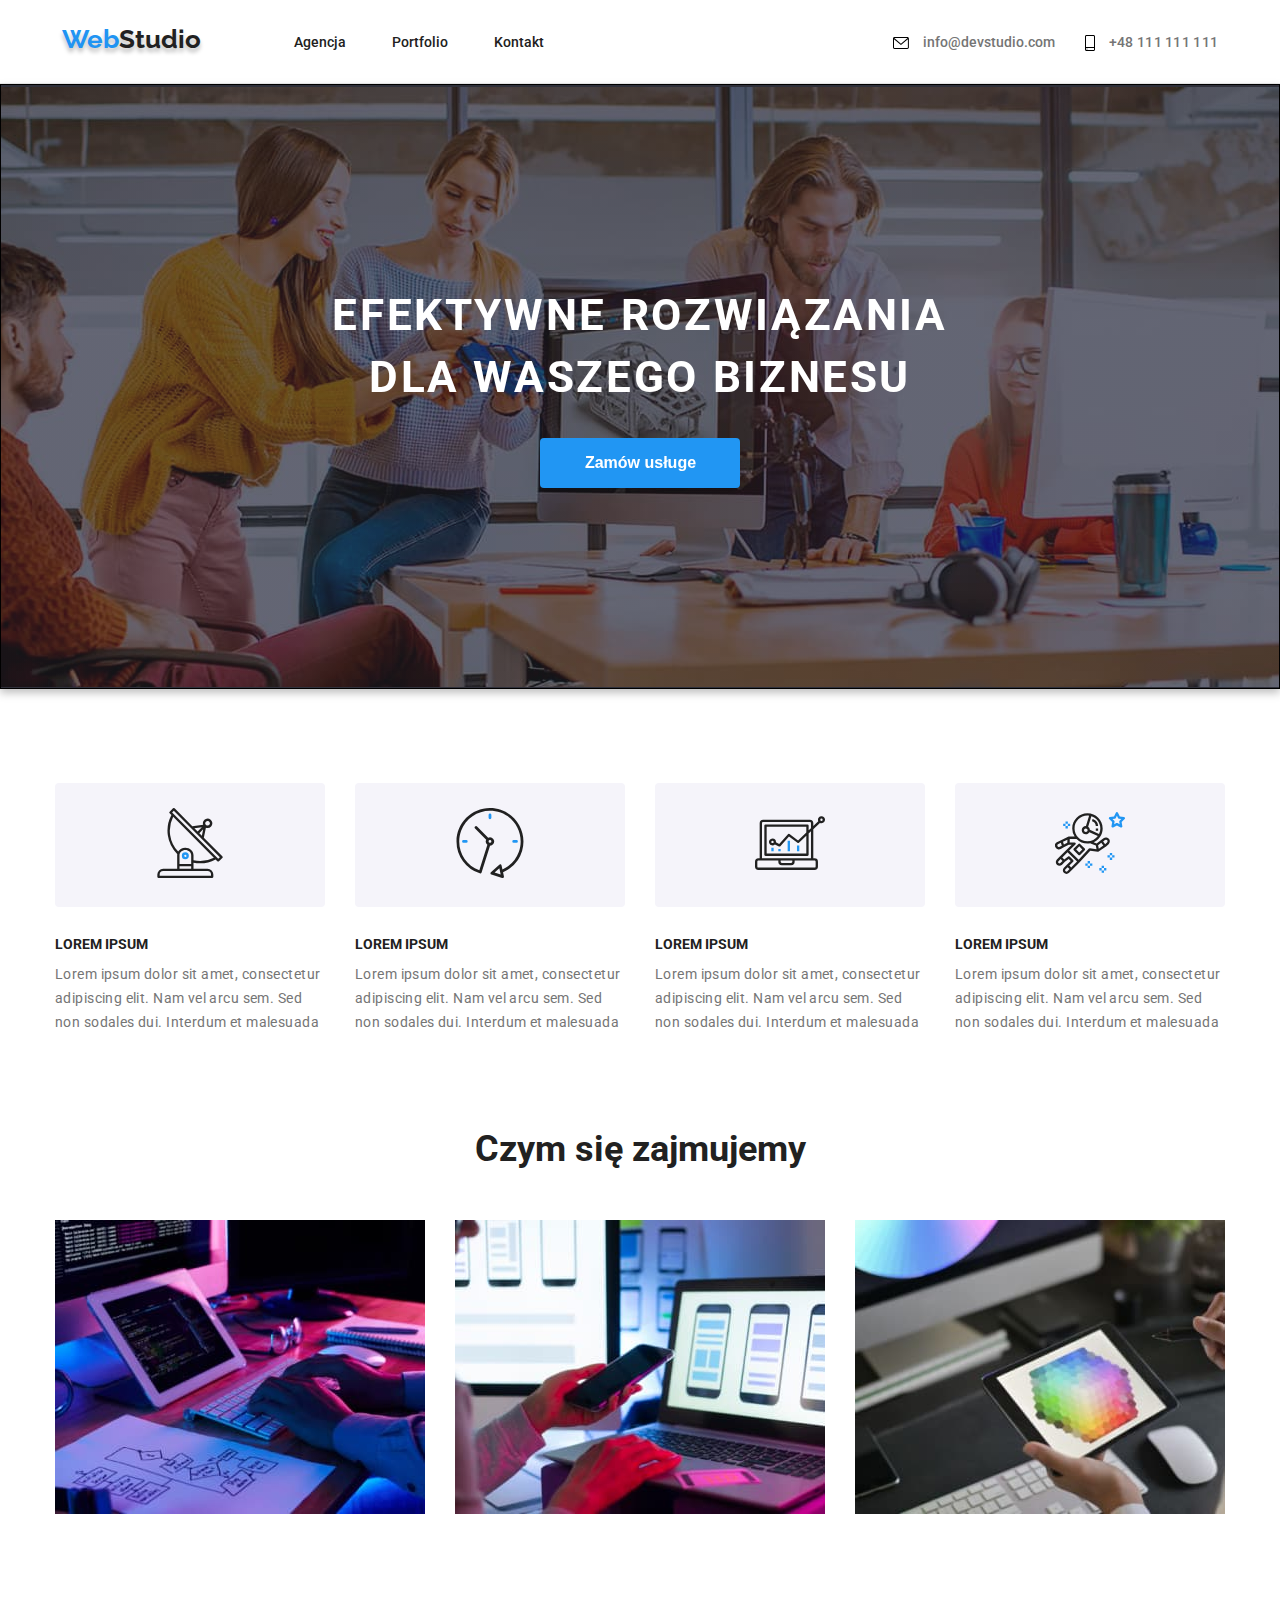
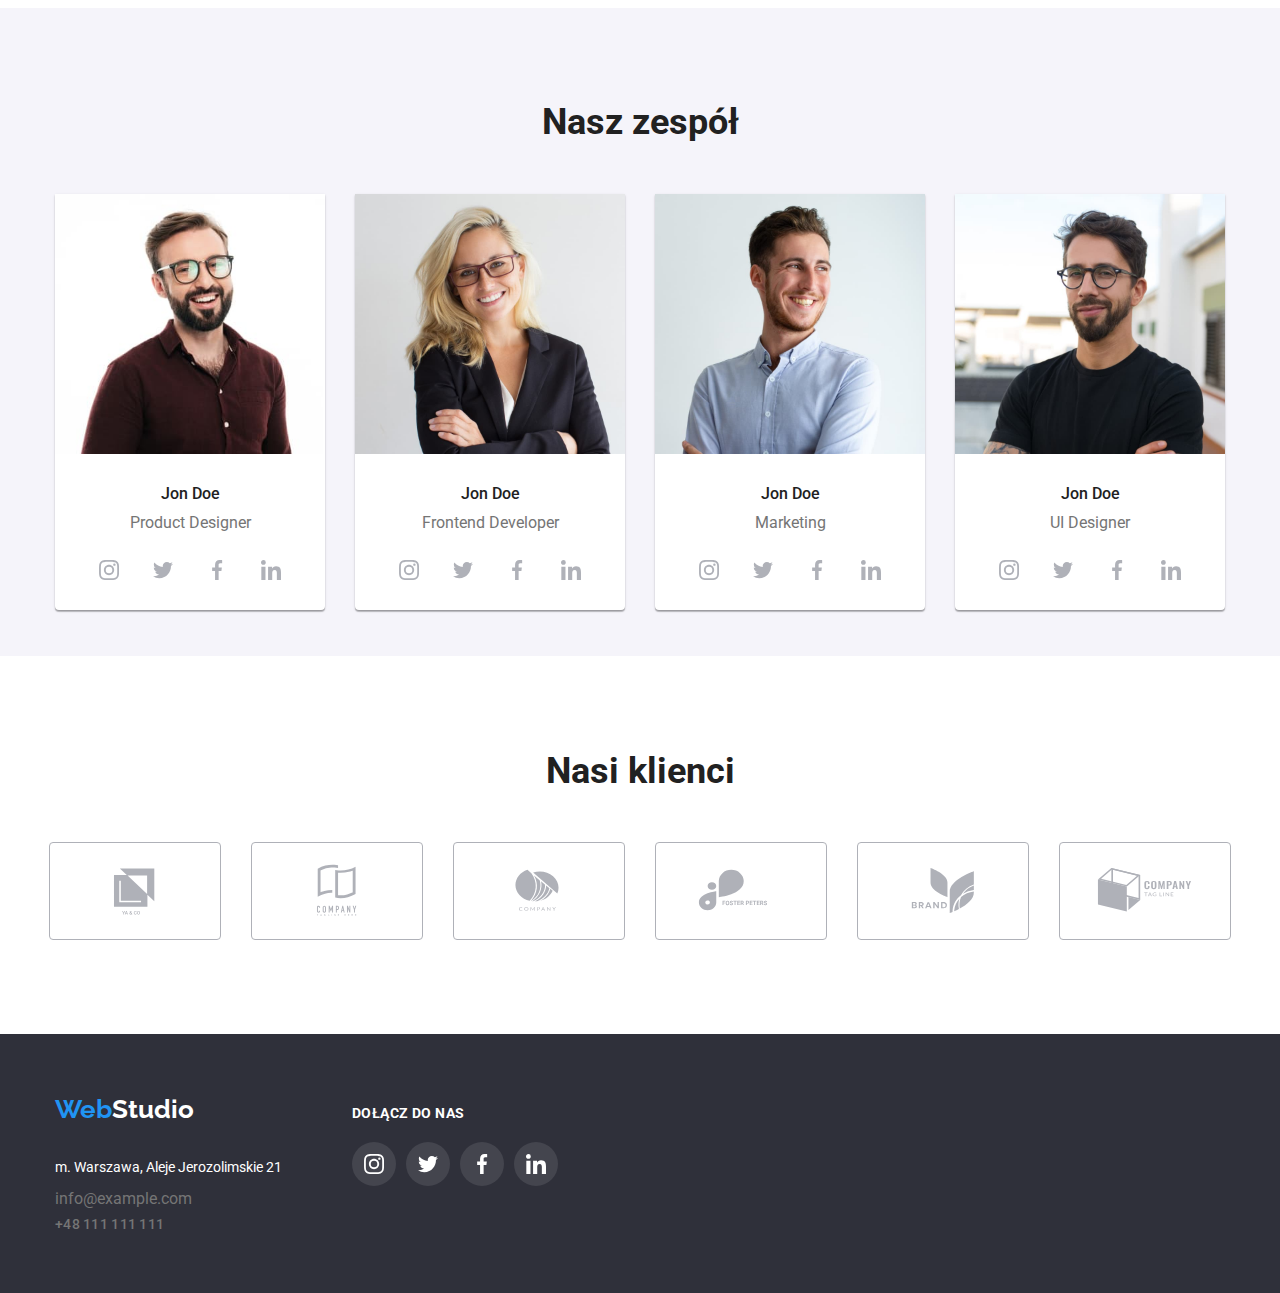
<file: index.html>
<!DOCTYPE html>
<html lang="en">
  <head>
    <meta charset="UTF-8" />
    <meta http-equiv="X-UA-Compatible" content="IE=edge" />
    <meta name="viewport" content="width=device-width, initial-scale=1.0" />
    <title>Homework 4 - Main Page</title>
    <link rel="preconnect" href="https://fonts.googleapis.com" />
    <link rel="preconnect" href="https://fonts.gstatic.com" crossorigin />
    <link
      href="https://fonts.googleapis.com/css2?family=Raleway:wght@700&family=Roboto:wght@400;500;700;900&display=swap"
      rel="stylesheet"
    />
    <link
      rel="stylesheet"
      href="https://cdnjs.cloudflare.com/ajax/libs/modern-normalize/1.1.0/modern-normalize.min.css"
      integrity="sha512-wpPYUAdjBVSE4KJnH1VR1HeZfpl1ub8YT/NKx4PuQ5NmX2tKuGu6U/JRp5y+Y8XG2tV+wKQpNHVUX03MfMFn9Q=="
      crossorigin="anonymous"
      referrerpolicy="no-referrer"
    />
    <link rel="stylesheet" href="./css/styles.css" />
  </head>
  <body>
    <header class="menu">
      <div class="container menu-container">
        <a href="index.html" class="menu-logo-top"
          ><span class="menu-logo">Web</span>Studio</a
        >
        <nav class="navigation">
          <ul class="navigation-list">
            <li><a href="index.html" class="navigation-link">Agencja</a></li>
            <li>
              <a href="portfolio.html" class="navigation-link">Portfolio</a>
            </li>
            <li><a href="kontakt" class="navigation-link">Kontakt</a></li>
          </ul>
        </nav>
        <ul class="contact-list">
          <li class="contact-item">
            <svg class="mail-icon" width="16px" height="12px">
              <use href="./images/icons.svg#icon-envelope"></use>
            </svg>
            <a href="mailto:info@devstudio.com" class="mail">
              info@devstudio.com
            </a>
          </li>
          <li class="contact-item">
            <svg class="tel-icon" width="10px" height="16px">
              <use href="./images/icons.svg#icon-smartphone"></use>
            </svg>
            <a href="tel:+48111111111" class="tel">+48 111 111 111</a>
          </li>
        </ul>
      </div>
    </header>

    <main>
      <section class="solution-order section">
        <div class="container main-content">
          <h1 class="primary-header primary-header-set">
            EFEKTYWNE ROZWIĄZANIA DLA WASZEGO BIZNESU
          </h1>
          <button type="button" class="button-properties">Zamów usługe</button>
        </div>
      </section>
      <section class="section">
        <div class="container">
          <ul class="feature-list">
            <li class="feature-list-item">
              <div class="feature-box feature-icon">
                <svg width="70" height="70">
                  <use href="./images/icons.svg#icon-antenna"></use>
                </svg>
              </div>
              <h3 class="feature-list-header">LOREM IPSUM</h3>
              <p class="feature-list-description">
                Lorem ipsum dolor sit amet, consectetur adipiscing elit. Nam vel
                arcu sem. Sed non sodales dui. Interdum et malesuada
              </p>
            </li>
            <li class="feature-list-item">
              <div class="feature-box feature-icon">
                <svg width="70" height="70">
                  <use href="./images/icons.svg#icon-clock"></use>
                </svg>
              </div>
              <h3 class="feature-list-header">LOREM IPSUM</h3>
              <p class="feature-list-description">
                Lorem ipsum dolor sit amet, consectetur adipiscing elit. Nam vel
                arcu sem. Sed non sodales dui. Interdum et malesuada
              </p>
            </li>
            <li class="feature-list-item">
              <div class="feature-box feature-icon">
                <svg width="70" height="70">
                  <use href="./images/icons.svg#icon-diagram"></use>
                </svg>
              </div>
              <h3 class="feature-list-header">LOREM IPSUM</h3>
              <p class="feature-list-description">
                Lorem ipsum dolor sit amet, consectetur adipiscing elit. Nam vel
                arcu sem. Sed non sodales dui. Interdum et malesuada
              </p>
            </li>
            <li class="feature-list-item">
              <div class="feature-box feature-icon">
                <svg width="70" height="70">
                  <use href="./images/icons.svg#icon-astronaut"></use>
                </svg>
              </div>
              <h3 class="feature-list-header">LOREM IPSUM</h3>
              <p class="feature-list-description">
                Lorem ipsum dolor sit amet, consectetur adipiscing elit. Nam vel
                arcu sem. Sed non sodales dui. Interdum et malesuada
              </p>
            </li>
          </ul>
        </div>
      </section>

      <!--Section What we do-->

      <section class="section section-what-we-do">
        <div class="container">
          <h2 class="what-we-do">Czym się zajmujemy</h2>
          <ul class="what-we-do-list">
            <li>
              <img
                src="./images/img1.jpg"
                alt="Pisanie kodu"
                width="370"
                height="294"
              />
            </li>
            <li>
              <img
                src="./images/img2.jpg"
                alt="Aplikacje mobilne"
                width="370"
                height="294"
              />
            </li>
            <li>
              <img
                src="./images/img3.jpg"
                alt="Paleta kolorów"
                width="370"
                height="294"
              />
            </li>
          </ul>
        </div>
      </section>

      <!--Section Our team-->
      <section class="our-team section">
        <div class="container">
          <h2 class="our-team-header">Nasz zespół</h2>
          <ul class="our-team-list">
            <li class="team-members">
              <figure>
                <img
                  src="./images/photo1.jpg"
                  alt="Product Designer"
                  width="270"
                  height="260"
                />
                <figcaption>
                  <h4>Jon Doe</h4>
                  <p>Product Designer</p>
                  <ul class="social-media-list">
                    <li class="social-media-item">
                      <a href="#" class="social-link" target="_blank">
                        <svg class="social-media-icon" width="20" height="20">
                          <use href="./images/icons.svg#icon-instagram"></use>
                        </svg>
                      </a>
                    </li>
                    <li class="social-media-item">
                      <a href="#" class="social-link" target="_blank">
                        <svg class="social-media-icon" width="20" height="20">
                          <use href="./images/icons.svg#icon-twitter"></use>
                        </svg>
                      </a>
                    </li>
                    <li class="social-media-item">
                      <a href="#" class="social-link" target="_blank">
                        <svg class="social-media-icon" width="20" height="20">
                          <use href="./images/icons.svg#icon-facebook"></use>
                        </svg>
                      </a>
                    </li>
                    <li class="social-media-item">
                      <a href="#" class="social-link" target="_blank">
                        <svg class="social-media-icon" width="20" height="20">
                          <use href="./images/icons.svg#icon-linkedin"></use>
                        </svg>
                      </a>
                    </li>
                  </ul>
                </figcaption>
              </figure>
            </li>

            <li class="team-members">
              <figure>
                <img
                  src="./images/photo2.jpg"
                  alt="Frontend Developer"
                  width="270"
                  height="260"
                />
                <figcaption>
                  <h4>Jon Doe</h4>
                  <p>Frontend Developer</p>
                  <ul class="social-media-list">
                    <li class="social-media-item">
                      <a href="#" class="social-link" target="_blank">
                        <svg class="social-media-icon" width="20" height="20">
                          <use href="./images/icons.svg#icon-instagram"></use>
                        </svg>
                      </a>
                    </li>
                    <li class="social-media-item">
                      <a href="#" class="social-link" target="_blank">
                        <svg class="social-media-icon" width="20" height="20">
                          <use href="./images/icons.svg#icon-twitter"></use>
                        </svg>
                      </a>
                    </li>
                    <li class="social-media-item">
                      <a href="#" class="social-link" target="_blank">
                        <svg class="social-media-icon" width="20" height="20">
                          <use href="./images/icons.svg#icon-facebook"></use>
                        </svg>
                      </a>
                    </li>
                    <li class="social-media-item">
                      <a href="#" class="social-link" target="_blank">
                        <svg class="social-media-icon" width="20" height="20">
                          <use href="./images/icons.svg#icon-linkedin"></use>
                        </svg>
                      </a>
                    </li>
                  </ul>
                </figcaption>
              </figure>
            </li>

            <li class="team-members">
              <figure>
                <img
                  src="./images/photo3.jpg"
                  alt="Marketer"
                  width="270"
                  height="260"
                />
                <figcaption>
                  <h4>Jon Doe</h4>
                  <p>Marketing</p>
                  <ul class="social-media-list">
                    <li class="social-media-item">
                      <a href="#" class="social-link" target="_blank">
                        <svg class="social-media-icon" width="20" height="20">
                          <use href="./images/icons.svg#icon-instagram"></use>
                        </svg>
                      </a>
                    </li>
                    <li class="social-media-item">
                      <a href="#" class="social-link" target="_blank">
                        <svg class="social-media-icon" width="20" height="20">
                          <use href="./images/icons.svg#icon-twitter"></use>
                        </svg>
                      </a>
                    </li>
                    <li class="social-media-item">
                      <a href="#" class="social-link" target="_blank">
                        <svg class="social-media-icon" width="20" height="20">
                          <use href="./images/icons.svg#icon-facebook"></use>
                        </svg>
                      </a>
                    </li>
                    <li class="social-media-item">
                      <a href="#" class="social-link" target="_blank">
                        <svg class="social-media-icon" width="20" height="20">
                          <use href="./images/icons.svg#icon-linkedin"></use>
                        </svg>
                      </a>
                    </li>
                  </ul>
                </figcaption>
              </figure>
            </li>

            <li class="team-members">
              <figure>
                <img
                  src="./images/photo4.jpg"
                  alt="UI Designer"
                  width="270"
                  height="260"
                />
                <figcaption>
                  <h4>Jon Doe</h4>
                  <p>UI Designer</p>
                  <ul class="social-media-list">
                    <li class="social-media-item">
                      <a href="#" class="social-link" target="_blank">
                        <svg class="social-media-icon" width="20" height="20">
                          <use href="./images/icons.svg#icon-instagram"></use>
                        </svg>
                      </a>
                    </li>
                    <li class="social-media-item">
                      <a href="#" class="social-link" target="_blank">
                        <svg class="social-media-icon" width="20" height="20">
                          <use href="./images/icons.svg#icon-twitter"></use>
                        </svg>
                      </a>
                    </li>
                    <li class="social-media-item">
                      <a href="#" class="social-link" target="_blank">
                        <svg class="social-media-icon" width="20" height="20">
                          <use href="./images/icons.svg#icon-facebook"></use>
                        </svg>
                      </a>
                    </li>
                    <li class="social-media-item">
                      <a href="#" class="social-link" target="_blank">
                        <svg class="social-media-icon" width="20" height="20">
                          <use href="./images/icons.svg#icon-linkedin"></use>
                        </svg>
                      </a>
                    </li>
                  </ul>
                </figcaption>
              </figure>
            </li>
          </ul>
        </div>
      </section>

      <!-- OUR CLIENTS-->

      <section class="section">
        <div class="container">
          <h2 class="our-clients-header">Nasi klienci</h2>
          <ul class="our-clients-list">
            <li>
              <div class="our-clients-box client-logo">
                <svg width="106" height="60">
                  <use href="./images/icons.svg#icon-Logo-Yaco"></use>
                </svg>
              </div>
            </li>
            <li>
              <div class="our-clients-box client-logo">
                <svg width="106" height="60">
                  <use href="./images/icons.svg#icon-Logo-Tagline-here"></use>
                </svg>
              </div>
            </li>
            <li>
              <div class="our-clients-box client-logo">
                <svg width="106" height="60">
                  <use href="./images/icons.svg#icon-Logo-Company"></use>
                </svg>
              </div>
            </li>
            <li>
              <div class="our-clients-box client-logo">
                <svg width="106" height="60">
                  <use href="./images/icons.svg#icon-Logo-Foster-peters"></use>
                </svg>
              </div>
            </li>
            <li>
              <div class="our-clients-box client-logo">
                <svg width="106" height="60">
                  <use href="./images/icons.svg#icon-Logo-Brand"></use>
                </svg>
              </div>
            </li>
            <li>
              <div class="our-clients-box client-logo">
                <svg width="106" height="60">
                  <use href="./images/icons.svg#icon-Logo-Tagline"></use>
                </svg>
              </div>
            </li>
          </ul>
        </div>
      </section>
    </main>

    <footer class="footer">
      <div class="container">
        <div class="footer-container">
          <a href="index.html" class="menu-logo-bottom"
            ><span class="menu-logo">Web</span>Studio</a
          >
          <address class="address-container">
            <p class="text">m. Warszawa, Aleje Jerozolimskie 21</p>
            <a href="mailto:info@example.com" class="footer-mail"
              >info@example.com</a
            >
            <a href="tel:+48111111111" class="tel">+48 111 111 111</a>
          </address>
        </div>
        <div class="footer-social-container">
          <p>Dołącz do nas</p>
          <ul class="footer-social-list">
            <li>
              <a href="#" class="footer-social-link" target="_blank">
                <svg class="footer-social-icon" width="44" height="44">
                  <use href="./images/icons.svg#icon-instagram"></use>
                </svg>
              </a>
            </li>
            <li>
              <a href="#" class="footer-social-link" target="_blank">
                <svg class="footer-social-icon" width="44" height="44">
                  <use href="./images/icons.svg#icon-twitter"></use>
                </svg>
              </a>
            </li>
            <li>
              <a href="#" class="footer-social-link" target="_blank">
                <svg class="footer-social-icon" width="44" height="44">
                  <use href="./images/icons.svg#icon-facebook"></use>
                </svg>
              </a>
            </li>
            <li>
              <a href="#" class="footer-social-link" target="_blank">
                <svg class="footer-social-icon" width="44" height="44">
                  <use href="./images/icons.svg#icon-linkedin"></use>
                </svg>
              </a>
            </li>
          </ul>
        </div>
      </div>
    </footer>
  </body>
</html>
</file>
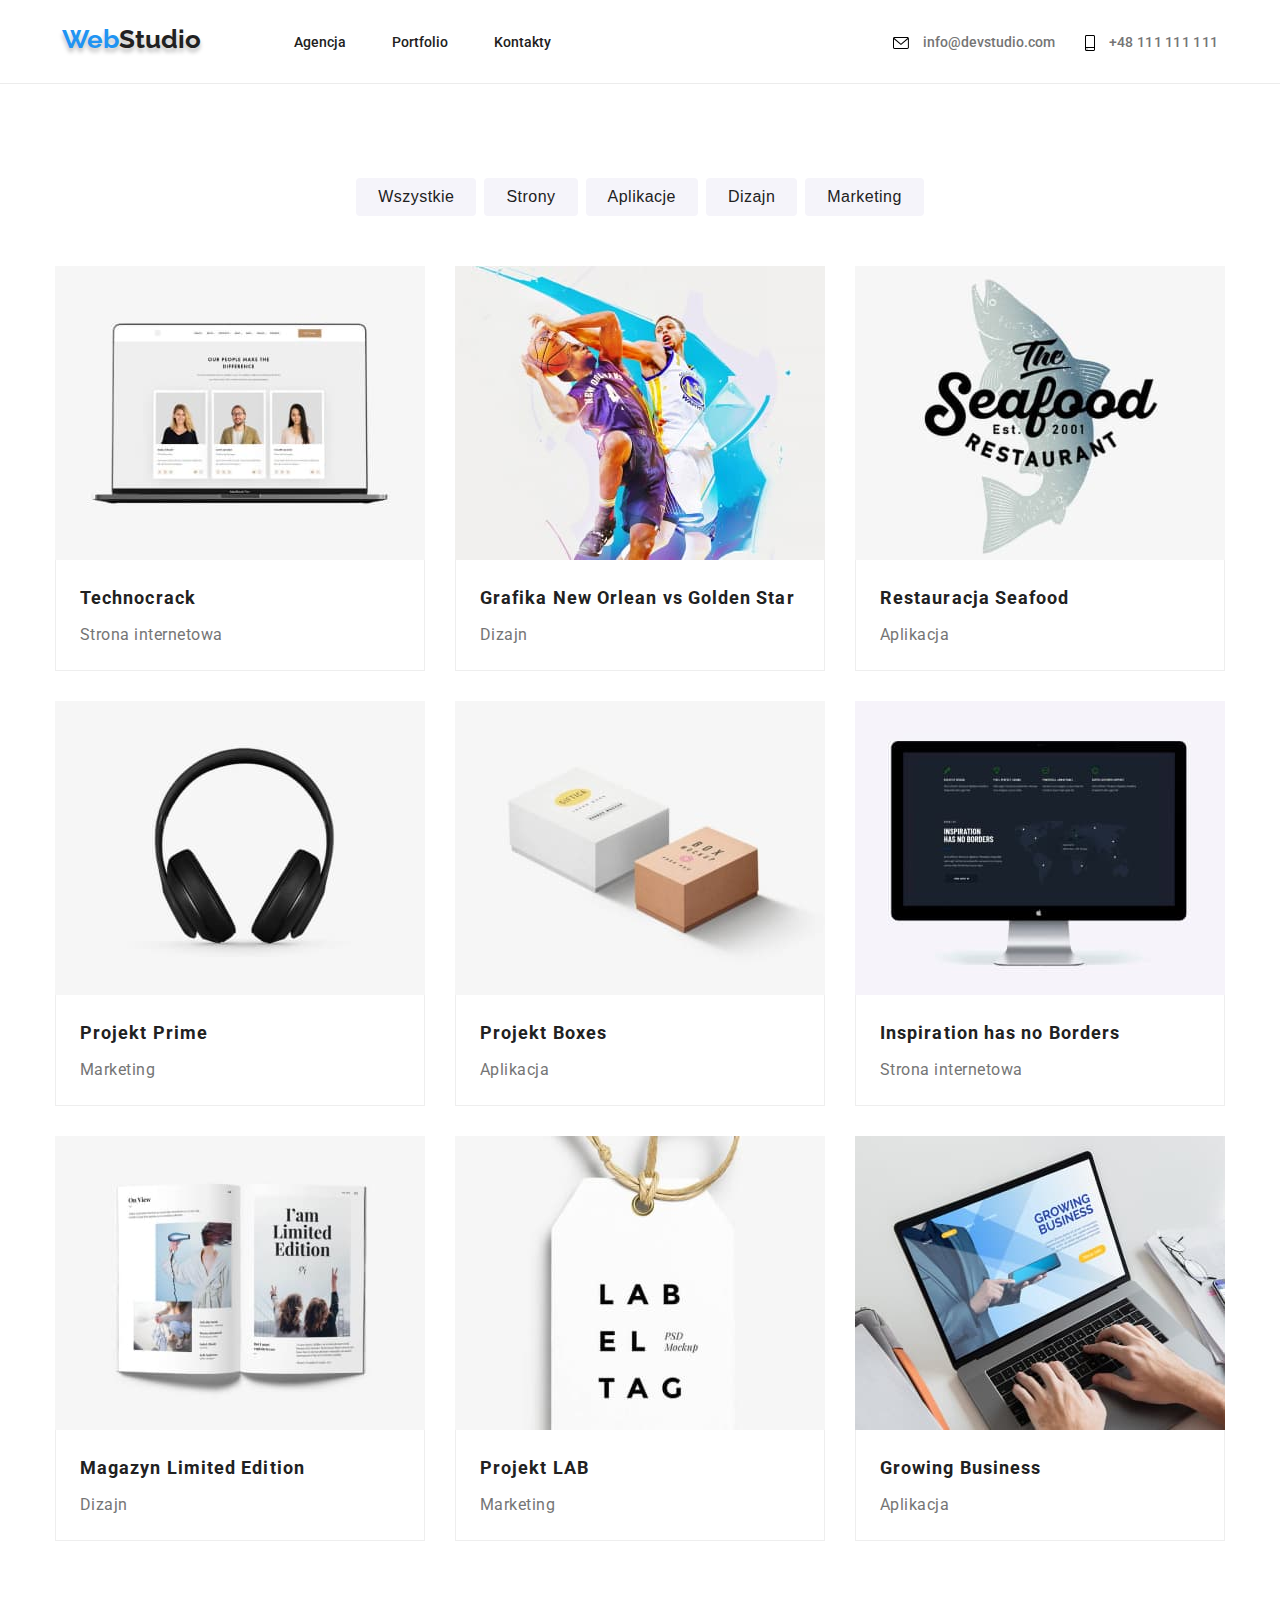
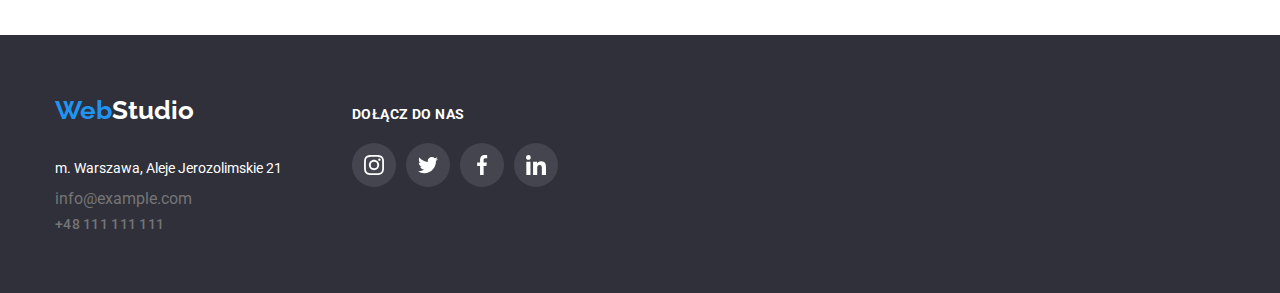
<file: portfolio.html>
<!DOCTYPE html>
<html lang="en">
  <head>
    <meta charset="UTF-8" />
    <meta http-equiv="X-UA-Compatible" content="IE=edge" />
    <meta name="viewport" content="width=device-width, initial-scale=1.0" />
    <title>Homework 2 - Portfolio</title>
    <link rel="preconnect" href="https://fonts.googleapis.com" />
    <link rel="preconnect" href="https://fonts.gstatic.com" crossorigin />
    <link
      href="https://fonts.googleapis.com/css2?family=Raleway:wght@700&family=Roboto:wght@400;500;700;900&display=swap"
      rel="stylesheet"
    />
    <link
      rel="stylesheet"
      href="https://cdnjs.cloudflare.com/ajax/libs/modern-normalize/1.1.0/modern-normalize.min.css"
      integrity="sha512-wpPYUAdjBVSE4KJnH1VR1HeZfpl1ub8YT/NKx4PuQ5NmX2tKuGu6U/JRp5y+Y8XG2tV+wKQpNHVUX03MfMFn9Q=="
      crossorigin="anonymous"
      referrerpolicy="no-referrer"
    />
    <link rel="stylesheet" href="./css/styles.css" />
  </head>
  <body>
    <header class="menu">
      <div class="container menu-container">
        <a href="index.html" class="menu-logo-top"
          ><span class="menu-logo">Web</span>Studio</a
        >
        <nav class="navigation">
          <ul class="navigation-list">
            <li><a href="index.html" class="navigation-link">Agencja</a></li>
            <li>
              <a href="portfolio.html" class="navigation-link">Portfolio</a>
            </li>
            <li><a href="kontakty" class="navigation-link">Kontakty</a></li>
          </ul>
        </nav>
        <ul class="contact-list">
          <li class="contact-item">
            <svg class="mail-icon" width="16px" height="12px">
              <use href="./images/icons.svg#icon-envelope"></use>
            </svg>
            <a href="mailto:info@devstudio.com" class="mail">
              info@devstudio.com
            </a>
          </li>
          <li class="contact-item">
            <svg class="tel-icon" width="10px" height="16px">
              <use href="./images/icons.svg#icon-smartphone"></use>
            </svg>
            <a href="tel:+48111111111" class="tel">+48 111 111 111</a>
          </li>
        </ul>
      </div>
    </header>
    <main>
      <section class="section">
        <div class="container">
          <ul class="buttons-list">
            <li>
              <button type="button" class="project-button">Wszystkie</button>
            </li>
            <li>
              <button type="button" class="project-button">Strony</button>
            </li>
            <li>
              <button type="button" class="project-button">Aplikacje</button>
            </li>
            <li>
              <button type="button" class="project-button">Dizajn</button>
            </li>
            <li>
              <button type="button" class="project-button">Marketing</button>
            </li>
          </ul>

          <ul class="projects-container">
            <li class="project-card">
              <figure>
                <img
                  src="./images/portfolio1.jpg"
                  alt="Website project"
                  width="370"
                  height="294"
                />
                <figcaption class="project-caption">
                  <h3>Technocrack</h3>
                  <p>Strona internetowa</p>
                </figcaption>
              </figure>
            </li>
            <li class="project-card">
              <figure>
                <img
                  src="./images/portfolio2.jpg"
                  alt="Grafika koszykarze NBA"
                  width="370"
                  height="294"
                />
                <figcaption class="project-caption">
                  <h3>Grafika New Orlean vs Golden Star</h3>
                  <p>Dizajn</p>
                </figcaption>
              </figure>
            </li>
            <li class="project-card">
              <figure>
                <img
                  src="./images/portfolio3.jpg"
                  alt="Logo restauracji Seafood"
                  width="370"
                  height="294"
                />
                <figcaption class="project-caption">
                  <h3>Restauracja Seafood</h3>
                  <p>Aplikacja</p>
                </figcaption>
              </figure>
            </li>
            <li class="project-card">
              <figure>
                <img
                  src="./images/portfolio4.jpg"
                  alt="Słuchawki nauszne"
                  width="370"
                  height="294"
                />
                <figcaption class="project-caption">
                  <h3>Projekt Prime</h3>
                  <p>Marketing</p>
                </figcaption>
              </figure>
            </li>
            <li class="project-card">
              <figure>
                <img
                  src="./images/portfolio5.jpg"
                  alt="Pudełka do projektów"
                  width="370"
                  height="294"
                />
                <figcaption class="project-caption">
                  <h3>Projekt Boxes</h3>
                  <p>Aplikacja</p>
                </figcaption>
              </figure>
            </li>
            <li class="project-card">
              <figure>
                <img
                  src="./images/portfolio6.jpg"
                  alt="Apple monitor"
                  width="370"
                  height="294"
                />
                <figcaption class="project-caption">
                  <h3>Inspiration has no Borders</h3>
                  <p>Strona internetowa</p>
                </figcaption>
              </figure>
            </li>
            <li class="project-card">
              <figure>
                <img
                  src="./images/portfolio7.jpg"
                  alt="Strony magazynu"
                  width="370"
                  height="294"
                />
                <figcaption class="project-caption">
                  <h3>Magazyn Limited Edition</h3>
                  <p>Dizajn</p>
                </figcaption>
              </figure>
            </li>
            <li class="project-card">
              <figure>
                <img
                  src="./images/portfolio8.jpg"
                  alt="Wisząca etykieta"
                  width="370"
                  height="294"
                />
                <figcaption class="project-caption">
                  <h3>Projekt LAB</h3>
                  <p>Marketing</p>
                </figcaption>
              </figure>
            </li>
            <li class="project-card">
              <figure>
                <img
                  src="./images/portfolio9.jpg"
                  alt="Praca na laptopie"
                  width="370"
                  height="294"
                />
                <figcaption class="project-caption">
                  <h3>Growing Business</h3>
                  <p>Aplikacja</p>
                </figcaption>
              </figure>
            </li>
          </ul>
        </div>
      </section>
    </main>
    <footer class="footer">
      <div class="container">
        <div class="footer-container">
          <a href="index.html" class="menu-logo-bottom"
            ><span class="menu-logo">Web</span>Studio</a
          >
          <address class="address-container">
            <p class="text">m. Warszawa, Aleje Jerozolimskie 21</p>
            <a href="mailto:info@example.com" class="footer-mail"
              >info@example.com</a
            >
            <a href="tel:+48111111111" class="tel">+48 111 111 111</a>
          </address>
        </div>
        <div class="footer-social-container">
          <p>Dołącz do nas</p>
          <ul class="footer-social-list">
            <li>
              <a href="#" class="footer-social-link" target="_blank">
                <svg class="footer-social-icon" width="44" height="44">
                  <use href="./images/icons.svg#icon-instagram"></use>
                </svg>
              </a>
            </li>
            <li>
              <a href="#" class="footer-social-link" target="_blank">
                <svg class="footer-social-icon" width="44" height="44">
                  <use href="./images/icons.svg#icon-twitter"></use>
                </svg>
              </a>
            </li>
            <li>
              <a href="#" class="footer-social-link" target="_blank">
                <svg class="footer-social-icon" width="44" height="44">
                  <use href="./images/icons.svg#icon-facebook"></use>
                </svg>
              </a>
            </li>
            <li>
              <a href="#" class="footer-social-link" target="_blank">
                <svg class="footer-social-icon" width="44" height="44">
                  <use href="./images/icons.svg#icon-linkedin"></use>
                </svg>
              </a>
            </li>
          </ul>
        </div>
      </div>
    </footer>
  </body>
</html>
</file>
<file: css/styles.css>
/* GLOBAL STYLE */
* {
  margin: 0;
  padding: 0;
  box-sizing: border-box;
}
:root {
  --background-page-color: #ffffff;
  --color-background-dark-grey: #2f303a;
  --color-background-blue: #2196f3;
  --color-background-light-grey: #f5f4fa;
  --text-color-black: #212121;
  --text-color-blue: #2094f3;
  --text-color-grey: #757575;
  --text-color-white: #ffffff;
  --header-color-border: #ececec;
  --icon-color-grey: #afb1b8;
}
body {
  background-color: var(--background-page-color);
  color: var(--text-color-black);
  font-family: "Roboto", sans-serif;
}
img {
  display: block;
}
.menu {
  background-color: #ffffff;
  border-bottom: 1px solid var(--header-color-border);
}
.container {
  max-width: 1200px;
  width: 100%;
  margin: 0 auto;
  padding: 0 15px;
}
.section {
  padding-top: 94px;
  padding-bottom: 94px;
}
.menu-container {
  display: flex;
  justify-content: center;
}
.menu-logo-top {
  color: var(--text-color-black);
  font-family: Raleway;
  font-weight: 700;
  font-size: 26px;
  line-height: 1.2;
  text-decoration: none;
  padding-top: 24px;
  padding-bottom: 25px;
  margin-right: 93px;
  text-shadow: 0px 4px 4px rgba(0, 0, 0, 0.25);
}
.menu-logo {
  color: var(--text-color-blue);
  font-family: Raleway;
  font-weight: 700;
  font-size: 26px;
  line-height: 1.2;
  text-decoration: none;
}
.navigation-list {
  display: flex;
  gap: 46px;
  list-style-type: none;
  width: 254px;
  padding-top: 32px;
  padding-bottom: 32px;
  margin-right: 345px;
}
.navigation-link {
  font-weight: 500;
  font-size: 14px;
  line-height: 1.14;
  color: var(--text-color-black);
  text-decoration: none;
}
.navigation-link:hover,
.navigation-link:focus {
  color: var(--text-color-blue);
}
.contact-list {
  display: flex;
  align-items: center;
  list-style-type: none;
  gap: 30px;
  padding-top: 32px;
  padding-bottom: 32px;
}
.mail-icon {
  width: 16px;
  height: 12px;
  vertical-align: middle;
  margin-right: 10px;
}
.contact-item:hover,
.contact-item:focus {
  fill: var(--text-color-blue);
}
.mail {
  font-weight: 500;
  font-size: 14px;
  line-height: 1.14;
  color: var(--text-color-grey);
  text-decoration: none;
  padding-top: 34px;
}
.mail:hover,
.mail:focus {
  color: var(--text-color-blue);
}
.tel-icon {
  width: 10px;
  height: 16px;
  vertical-align: middle;
  margin-right: 10px;
}
.tel {
  font-weight: 500;
  font-size: 14px;
  line-height: 1.14;
  letter-spacing: 0.02em;
  color: var(--text-color-grey);
  text-decoration: none;
}
.tel:hover,
.tel:focus {
  color: var(--text-color-blue);
}
.solution-order {
  background-color: var(--color-background-dark-grey);
  background-image: linear-gradient(
      rgba(47, 48, 58, 0.4),
      rgba(47, 48, 58, 0.4)
    ),
    url(../images/primary-header-background.jpg);
  border: 1px solid #000000;
  filter: drop-shadow(0px 4px 4px rgba(0, 0, 0, 0.25));
  background-repeat: no-repeat;
  background-position: center;
  background-size: 1600px;
  padding-top: 200px;
  padding-bottom: 200px;
  margin: auto;
}
.main-content {
  display: flex;
  flex-direction: column;
  align-items: center;
  gap: 30px;
}
.primary-header {
  color: var(--text-color-white);
  font-style: normal;
  font-size: 44px;
  line-height: 1.4;
  text-align: center;
  letter-spacing: 0.06em;
  max-width: 696px;
}
.solution-order button {
  background-color: var(--color-background-blue);
  color: var(--text-color-white);
  font-weight: 700;
  font-size: 16px;
  line-height: 1.88;
  padding-top: 10px;
  padding-right: 41px;
  padding-bottom: 10px;
  padding-left: 42px;
}
.button-properties {
  width: 200px;
  box-shadow: 0px 4px 4px rgba(0, 0, 0, 0.15);
  border-radius: 4px;
  border-style: none;
}
.feature-list-item {
  display: flex;
  flex-direction: column;
}
.feature-box {
  background: var(--color-background-light-grey);
  border-radius: 4px;
  margin-bottom: 30px;
}
.feature-list {
  display: flex;
  list-style-type: none;
  gap: 30px;
}
.feature-icon {
  padding: 25px 100px;
}
.feature-list-description {
  font-weight: 400;
  font-size: 14px;
  line-height: 1.7;
  letter-spacing: 0.03em;
  color: var(--text-color-grey);
}
.feature-list h3 {
  font-style: normal;
  font-size: 14px;
  line-height: 1.14;
  margin-bottom: 10px;
}
.section-what-we-do {
  padding-top: 0;
}
.what-we-do {
  font-style: normal;
  font-size: 36px;
  line-height: 1.16;
  text-align: center;
  margin-bottom: 50px;
}
.what-we-do-list {
  display: flex;
  list-style-type: none;
  gap: 30px;
  width: 370px;
}
.our-team {
  background-color: var(--color-background-light-grey);
  height: 648px;
}
.our-team-list {
  display: flex;
  list-style-type: none;
  width: 1170px;
  gap: 30px;
}
.team-members {
  box-shadow: 0px 1px 3px rgba(0, 0, 0, 0.12), 0px 1px 1px rgba(0, 0, 0, 0.14),
    0px 2px 1px rgba(0, 0, 0, 0.2);
  border-radius: 0px 0px 4px 4px;
  background-color: var(--background-page-color);
}
.social-media-list {
  display: flex;
  justify-content: space-evenly;
  align-items: center;
  list-style-type: none;
  gap: 10px;
  padding-top: 16px;
  padding-bottom: 18px;
  margin-right: 32px;
  margin-left: 32px;
}
.social-link {
  padding: 12px;
  border-radius: 50%;
  display: flex;
  fill: var(--icon-color-grey);
}
.social-link:hover,
.social-link:focus {
  background-color: var(--color-background-blue);
  fill: var(--text-color-white);
}
.our-team-header {
  font-style: normal;
  font-size: 36px;
  line-height: 1.16;
  text-align: center;
  padding-right: 695;
  padding-left: 695;
  margin-bottom: 50px;
}
.our-team-list h4 {
  font-weight: 500;
  font-style: normal;
  font-size: 16px;
  line-height: 1.19;
  text-align: center;
  margin-top: 30px;
}
.our-team-list p {
  color: var(--text-color-grey);
  font-size: 16px;
  line-height: 1.19;
  text-align: center;
  margin-top: 10px;
}
.our-clients-list {
  display: flex;
  justify-content: center;
  list-style-type: none;
  gap: 30px;
}
.our-clients-header {
  font-style: normal;
  font-weight: 700;
  font-size: 36px;
  line-height: 1.17;
  text-align: center;
  margin-bottom: 50px;
}
.our-clients-box {
  border: 1px solid #afb1b8;
  border-radius: 4px;
}
.client-logo {
  padding-top: 17.71px;
  padding-right: 32px;
  padding-bottom: 14.25px;
  padding-left: 32px;
  fill: var(--icon-color-grey);
}
.client-logo:hover {
  fill: var(--color-background-blue);
  border: 1px solid var(--color-background-blue);
}
.footer {
  background-color: var(--color-background-dark-grey);
  display: flex;
}
.footer .container {
  display: flex;
}
.footer-container {
  display: flex;
  flex-direction: column;
  padding-top: 60px;
  padding-bottom: 60px;
  gap: 30px;
}
.footer-social-container {
  padding-top: 72px;
  margin-left: 70px;
}
.menu-logo-bottom {
  color: var(--text-color-white);
  font-family: Raleway;
  font-weight: 700;
  font-size: 26px;
  line-height: 1.2;
  text-decoration: none;
  width: fit-content;
}
.address-container {
  display: flex;
  flex-direction: column;
  gap: 9px;
  font-style: normal;
  width: fit-content;
}
.footer-mail {
  color: var(--text-color-grey);
  text-decoration: none;
}
.footer-mail:hover,
.footer-mail:focus {
  color: var(--text-color-blue);
}
.footer .text {
  color: var(--text-color-white);
  font-size: 14px;
  line-height: 1.71;
}
.footer-social-container {
  padding-top: 72px;
}
.footer-social-container p {
  font-style: normal;
  font-weight: 700;
  font-size: 14px;
  line-height: 1.14;
  letter-spacing: 0.03em;
  text-transform: uppercase;
  color: var(--text-color-white);
  margin-bottom: 20px;
}
.footer-social-list {
  display: flex;
  list-style-type: none;
  gap: 10px;
}
.footer-social-icon {
  fill: var(--text-color-white);
  width: 20px;
  height: 20px;
}
.footer-social-link {
  padding: 12px;
  border-radius: 50%;
  display: flex;
  fill: var(--text-color-white);
  background-color: rgba(255, 255, 255, 0.1);
}
.footer-social-link:hover,
.footer-social-link:focus {
  background-color: var(--color-background-blue);
}
.projects-container h3 {
  font-style: normal;
  font-weight: 700;
  font-size: 18px;
  line-height: 2;
  letter-spacing: 0.06em;
  padding-top: 20px;
}
.projects-container p {
  color: var(--text-color-grey);
  font-size: 16px;
  line-height: 1.88;
  letter-spacing: 0.03em;
}
.buttons-list {
  display: flex;
  justify-content: center;
  gap: 8px;
  list-style-type: none;
  margin-bottom: 50px;
}
.project-button {
  background-color: var(--color-background-light-grey);
  color: var(--text-color-black);
  font-weight: 500;
  font-size: 16px;
  line-height: 1.63;
  text-align: center;
  letter-spacing: 0.03em;
  padding-top: 6px;
  padding-right: 22px;
  padding-bottom: 6px;
  padding-left: 22px;
  border-radius: 4px;
  border-style: none;
}
.project-button:hover,
.project-button:focus {
  background-color: var(--color-background-blue);
  color: var(--text-color-white);
  box-shadow: 0px 3px 1px rgba(0, 0, 0, 0.1), 0px 1px 2px rgba(0, 0, 0, 0.08),
    0px 2px 2px rgba(0, 0, 0, 0.12);
}
.projects-container {
  display: flex;
  list-style-type: none;
  flex-wrap: wrap;
  gap: 30px;
}
.project-card {
  background: #ffffff;
  width: 370px;
}
.project-card:hover,
.project-card:focus {
  box-shadow: 0px 1px 1px rgba(0, 0, 0, 0.12), 0px 4px 4px rgba(0, 0, 0, 0.06),
    1px 4px 6px rgba(0, 0, 0, 0.16);
}
.project-caption {
  display: flex;
  flex-direction: column;
  gap: 4px;
  padding-right: 24px;
  padding-left: 24px;
  padding-bottom: 20px;
  border-left: 1px solid #eeeeee;
  border-right: 1px solid #eeeeee;
  border-bottom: 1px solid #eeeeee;
}
</file>
